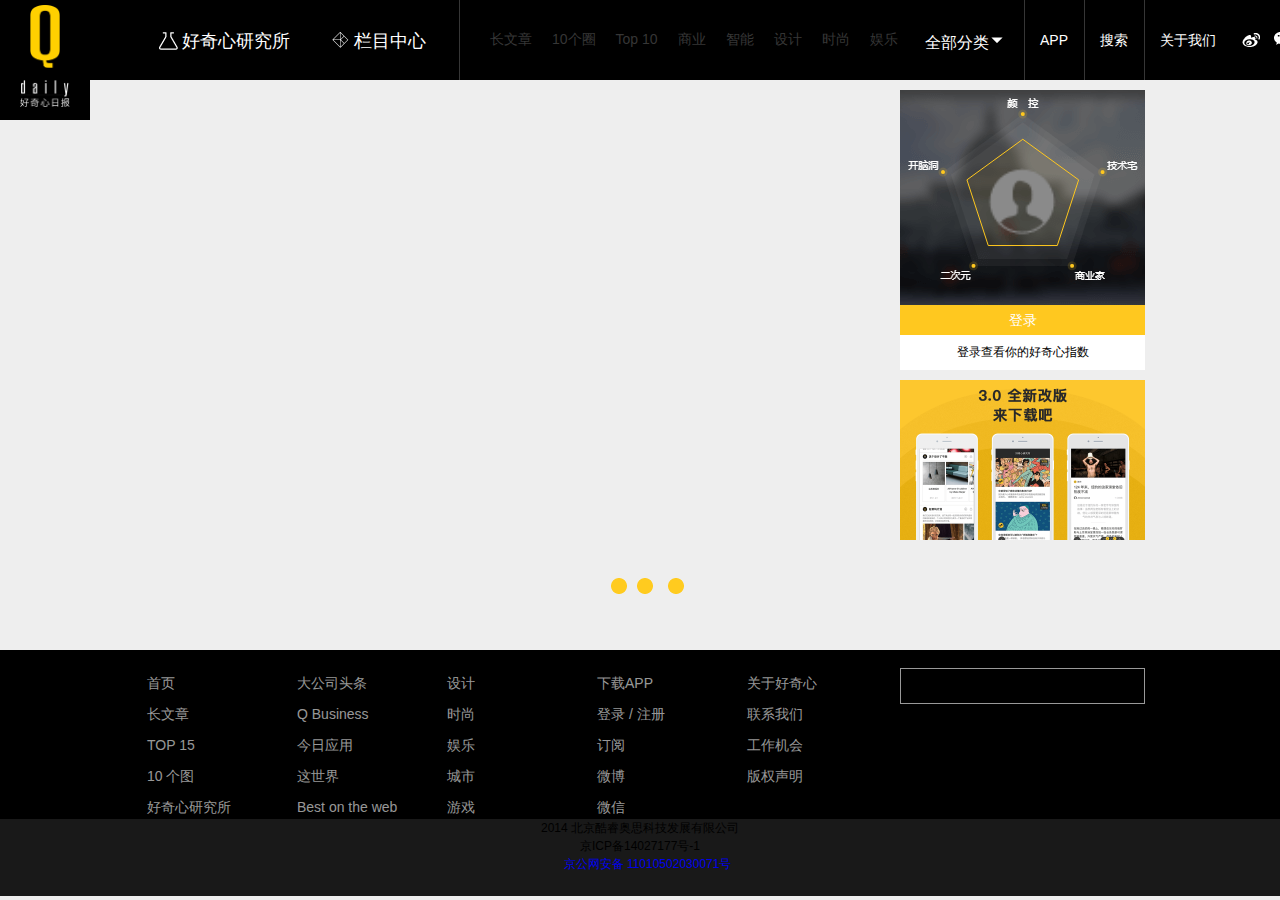
<file: index.html>
﻿<!DOCTYPE html>
<html lang="en">
<meta http-equiv="Content-Type" content="text/html; charset=utf-8" />
<head>
	<meta charset="UTF-8">
	<title>qdaily</title>
	<link rel="stylesheet" type="text/css" href="styles/index.css">
	<link rel="stylesheet" type="text/css" href="styles/reset.css">
	<script type="text/javascript" src="scripts/jquery.js"></script>
	<script type="text/javascript" src="scripts/index.js"></script>

</head>
<body>
<!-- 头部 -->
	<div id="header">
		<div class="headerContent">
		    <div class="section_left">
				<div class="logo">
					<a>
						<img src="images/qDailyLogo.png" alt="（暂时没有）logo" class="logo_img">
						<img src="images/qDailyLogoTxt.png" alt="（暂时没有）logoContent" class="logo_txt">
					</a>
				</div>
				<ul class="forumNav">
					<li>
						<a href="#nogo"><img src="images/head_logo_curiosity.png" class="logo_curiosity">
						<span>好奇心研究所</span>
						</a>
					</li>
					<li>
						<a href="#nogo">
							<img src="images/head_logo_menu.png" class="logo_menu">
							<span>栏目中心</span>
						</a>
					</li>
				</ul>
			</div>
			<div class="section_middle">
				<ul class="navList">
					<li> <a href="#nogo">长文章</a> </li>
					<li> <a href="#nogo">10个圈</a> </li>
					<li> <a href="#nogo">Top 10	</a> </li>
					<li> <a href="#nogo">商业</a> </li>
					<li> <a href="#nogo">智能</a> </li>
					<li> <a href="#nogo">设计</a> </li>
					<li> <a href="#nogo">时尚</a> </li>
					<li> <a href="#nogo">娱乐</a> </li>
				</ul>
				<div class="allNav">
					    <a href="#nogo" class="allNav_input">
					    	全部分类<img src="images/head_center_all_category.png" alt="（暂时没有）">
					    </a> 
				</div>
			</div>
			<div class="section_right">
				<div class="app">
					<a href="#nogo">APP</a>
				</div><!-- 因为要设置dispy为inline-block,  所以要在标签之间做个注释，不然会有空格影响布局
			 --><div class="search">
					<a href="#nogo">搜索</a>
				</div><!-- 同上
			 	 --><div class="aboutUs">
					<a href="#nogo" class="aboutUs_text">关于我们</a>
					<a href="#nogo" class="aboutUs_img">
						<img class="img_weibo" src="images/head_right_weibo.png" alt="（暂时没有）">
						<img class="img_weixin" src="images/head_right_weixin.png" alt="（暂时没有）">
					</a>
					<div class="QR_code">
						<a href="#nogo"><img src="images/公众号二维码.gif" alt="（暂时没有）二维码"></a>
					</div>
				</div>
						
			</div>
			<div class="allNav_list">
				<ul>
					<li><img src="images/head_category_list_design.png" alt="（暂时没有）"><a href="#nogo">长文章</a></li>
					<li><img src="images/head_category_list_design.png" alt="（暂时没有）"><a href="#nogo">10个圈</a></li>
					<li><img src="images/head_category_list_design.png" alt="（暂时没有）"><a href="#nogo">Top 10</a></li>
					<li><img src="images/head_category_list_design.png" alt="（暂时没有）"><a href="#nogo">商业</a></li>
					<li><img src="images/head_category_list_design.png" alt="（暂时没有）"><a href="#nogo">智能</a></li><br>	
					<li><img src="images/head_category_list_design.png" alt="（暂时没有）"><a href="#nogo">设计</a></li>
					<li><img src="images/head_category_list_design.png" alt="（暂时没有）"><a href="#nogo">时尚</a></li>
					<li><img src="images/head_category_list_design.png" alt="（暂时没有）"><a href="#nogo">娱乐</a></li>
					<li><img src="images/head_category_list_design.png" alt="（暂时没有）"><a href="#nogo">城市</a></li>
					<li><img src="images/head_category_list_design.png" alt="（暂时没有）"><a href="#nogo">游戏</a></li>
				</ul>
			</div>
		</div>	
	</div>
	<!-- 主体内容-->
	<div id="content">
		<!-- 滚动广告 -->
		<div class="imgRoll">
			<ul class="imgRoll_list">
			</ul>
			<ul class="num">
                
            </ul>
            <div class="btn btn_l">&lt;</div>
            <div class="btn btn_r">&gt;</div>
			<ul class="imgRoll_text">

			</ul>
			<div class="paginations">
				<div class="pagination active"></div>
				<div class="pagination"></div>
				<div class="pagination"></div>
				<div class="pagination"></div>
				<div class="pagination"></div>
			</div>
			<div class="clear">
			</div>
		</div>
		<!-- 登录界面及APP下载 -->
		<div class="register">
			<div class="register_img">
			 	<a href="#nogo">
					<!-- <img src="images/skill_chart.png" alt="（暂时没有）"> -->
					<img src="images/skill_chart.png" alt="（暂时没有）" class="register_chart">
					<img src="images/skill_chart_head_portrait.png" alt="（暂时没有）" class="register_portrait">
			 	</a>
			</div>
			<div class="register_text">
				<a href="#nogo">登录</a><br>
				<em>登录查看你的好奇心指数</em>
			</div>
			<div class="download_app">
				<a href="#nogo"><img src="images/download_app_prompt.png" alt="（暂时没有）"></a>
			</div>
		</div>
		<!-- 项目 -->
		<div class="item">
			 <div class="itemLear">
			</div>
		</div>

		
		<!-- 加载更多 -->
		<div class="com_loader large showmore">
			<div class="loading">
				<ul>
					<li><img src="images/ic_loading.png"></li>
					<li><img src="images/ic_loading.png"></li>
					<li><img src="images/ic_loading.png"></li>
				</ul>
			</div>
			<div class="loader_bd">
				<a rel="nofollow" href="#nogo" class="showmore_btn showtext ripple">加载更多</a>
				<div class="spinner">
					<div class="bounce1">
					</div>
					<div class="bounce2">
					</div>
					<div class="bounce3">
					</div>
				</div>
			</div>
		</div>
		<div class="clear">
		</div>
	</div> 
	<!-- 页尾 -->
	<div class="com_page_footer" >
		<div class="page_footer_bd">
			<ul class="categories" >
				<li class=" category"><a href="#nogo">首页</a></li>
				<li class=" category"><a href="#nogo">长文章</a></li>
				<li class=" category"><a href="#nogo">TOP 15</a></li>
				<li class=" category"><a href="#nogo">10 个图</a></li>
				<li class=" category"><a href="#nogo">好奇心研究所</a></li>
				<li class=" category"><a href="#nogo">100个有想法的人</a></li>
				<li class=" category"><a href="#nogo">Medium</a></li>
			</ul>
			<ul class="categories">
				<li class=" category"><a href="#nogo">大公司头条</a></li>
				<li class=" category"><a href="#nogo">Q Business</a></li>
				<li class=" category"><a href="#nogo">今日应用</a></li>
				<li class=" category"><a href="#nogoo">这世界</a></li>
				<li class=" category"><a href="#nogo">Best on the web</a></li>
				<li class=" category"><a href="#nogo">商业</a></li>
				<li class=" category"><a href="#nogo">智能</a></li></ul>
			<ul class="categories">
				<li class=" category"><a href="#nogo">设计</a></li>
				<li class=" category"><a href="#nogo">时尚</a></li>
				<li class=" category"><a href="#nogo">娱乐</a></li>
				<li class=" category"><a href="#nogo">城市</a></li>
				<li class=" category"><a href="#nogo">游戏</a></li>
			</ul>
			<ul class="ribbons">
				<li class=" ribbon"><a href="#nogo">下载APP</a></li>
				<li class=" ribbon"><a href="#nogo" class="user">登录 / 注册</a></li>
				<li class=" ribbon"><a href="#nogo">订阅</a></li>
				<li class=" ribbon"><a rel="nofollow" href="#nogo">微博</a></li>
				<li class=" ribbon"><a rel="nofollow" href="#nogo"class="weixin">微信</a></li>
				<li class=" ribbon"><a rel="nofollow" href="#nogo">用户协议</a></li>
				<li class=" ribbon"><a rel="nofollow" href="#nogo" class="btn_privacy">隐私政策</a></li>
				</ul>
			<ul class="ribbons">
				<li class=" ribbon"><a href="#nogo">关于好奇心</a></li>
				<li class=" ribbon"><a href="#nogo">联系我们</a></li>
				<li class=" ribbon"><a href="#nogo">工作机会</a></li>
				<li class=" ribbon"><a href="#nogo">版权声明</a></li>
			</ul>
			<form class="footer_search">
				<input type="text" name="key"> 
				<span class="iconfont icon_search"></span>
			</form>
		</div>
		<div class="page_footer_ft">
			<div class="copyright">
				<span class="iconfont icon_logo"></span>
				<p class="company">2014 北京酷睿奥思科技发展有限公司</p><p class="icp">京ICP备14027177号-1</p>
				<a rel="nofollow" target="_blank" href="javascript:void(0);>
					<img class=" lazyloaded"  src="http://www.beian.gov.cn/file/ghs.png">
					<p>京公网安备 11010502030071号</p>
				</a>
			</div>
		</div>
	</div>
	<div class="clear">
	</div>
</body>
</html>
</file>
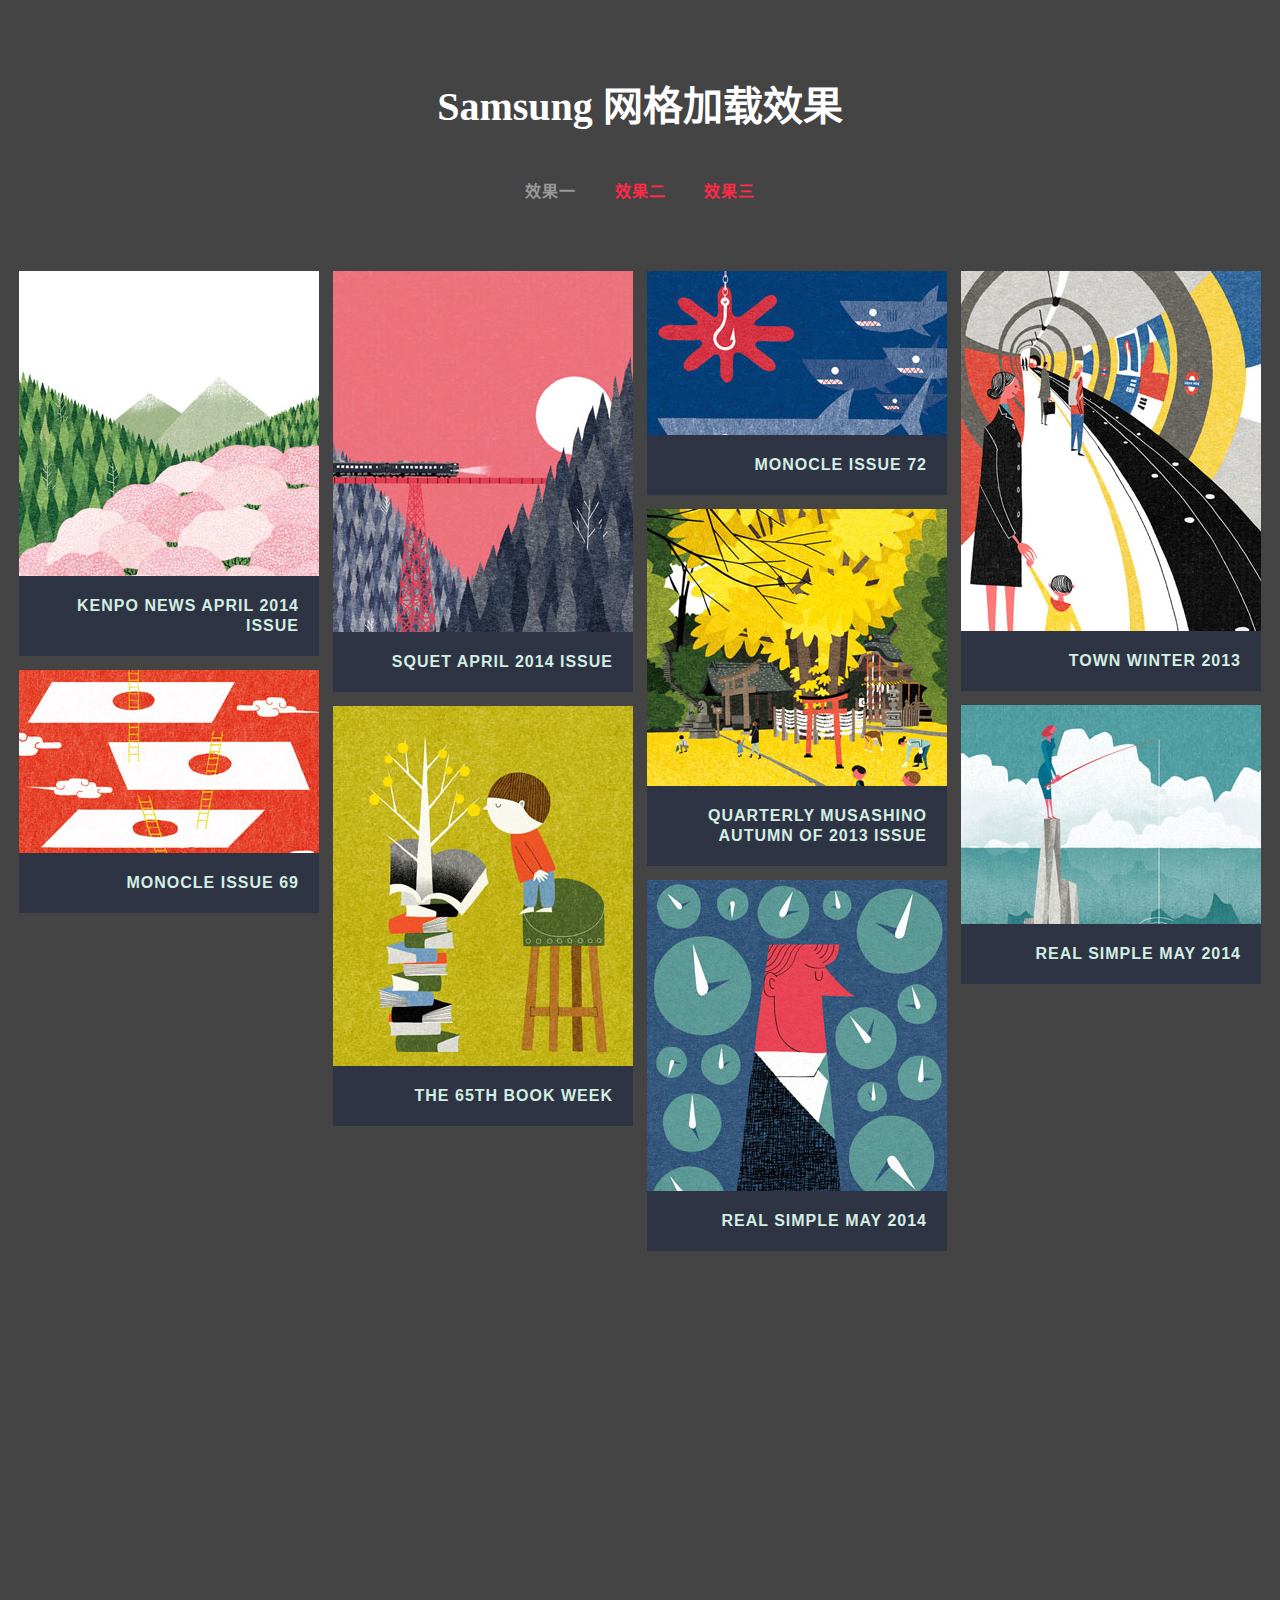
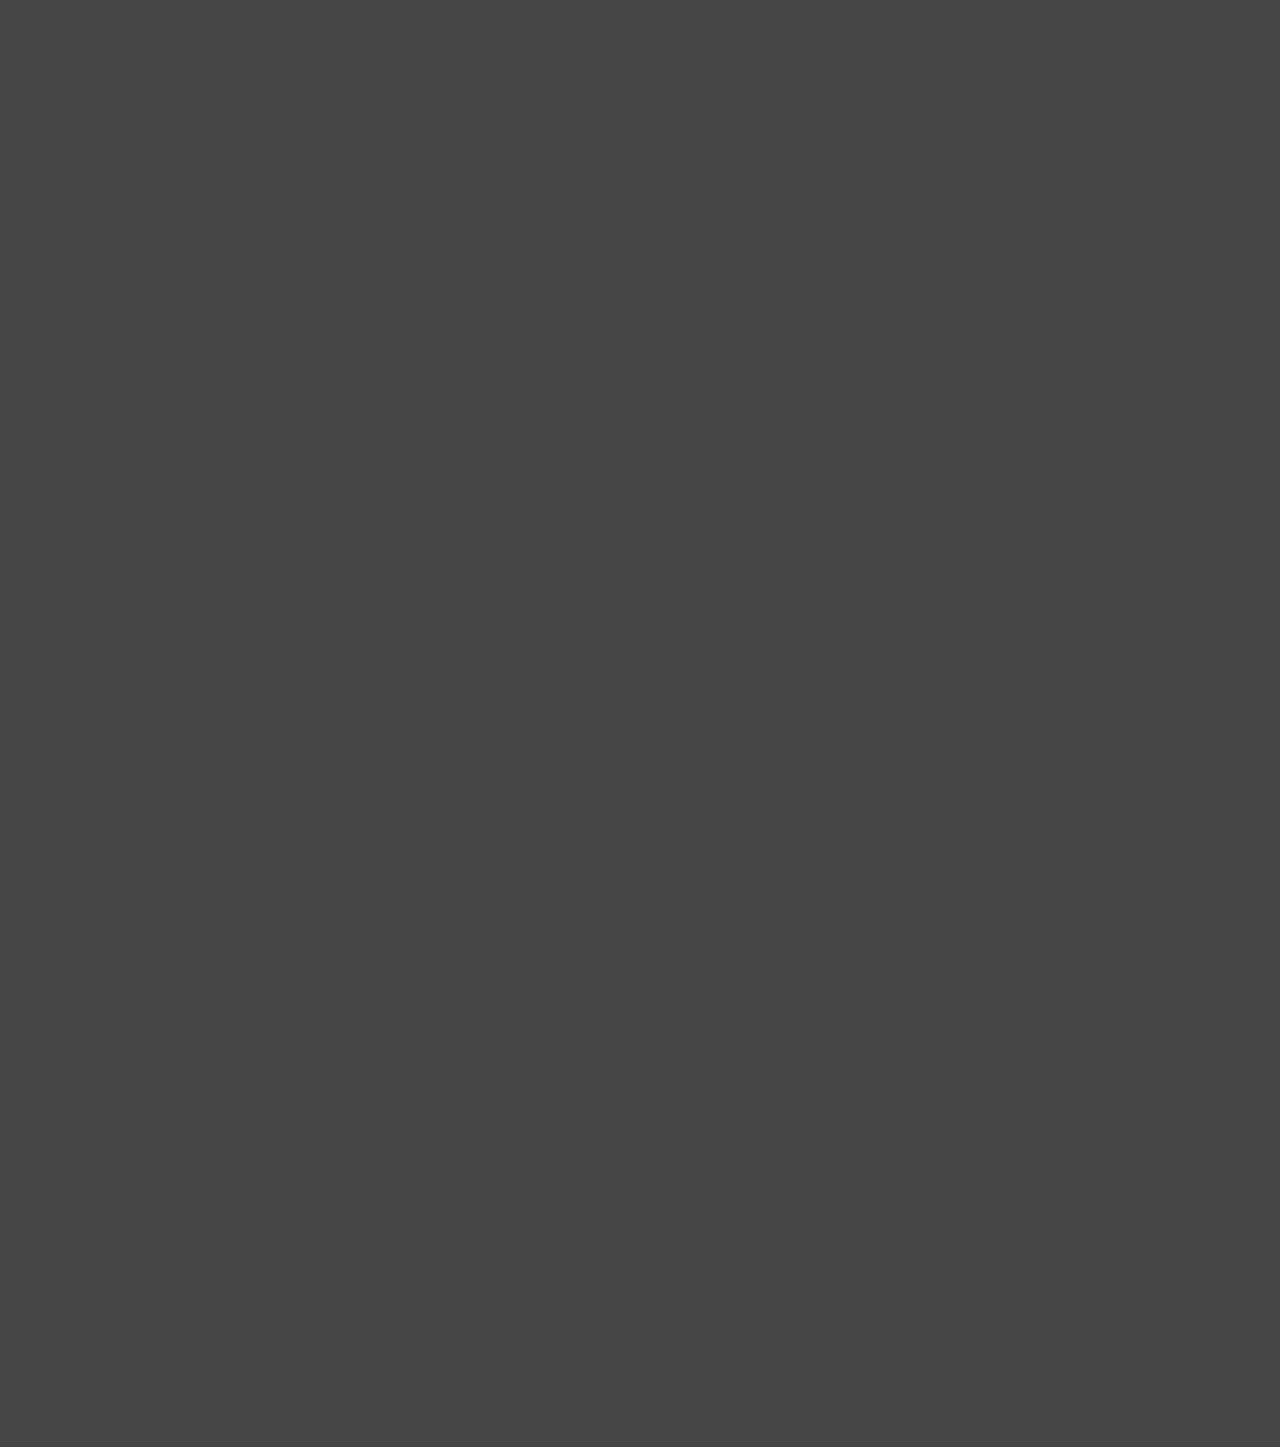
<file: 测试/Loading-141113213953/index.html>
<!DOCTYPE html>

<html lang="zh-cn">

	<head>

		<meta charset="UTF-8" />

		<meta http-equiv="X-UA-Compatible" content="IE=edge"> 

		<meta name="viewport" content="width=device-width, initial-scale=1"> 

		<title>Samsung 网格加载效果 | Demo 1</title>

		<meta name="description" content="Grid Loading and Hover Effect: Recreating Samsung's grid loading effect" />

		<meta name="keywords" content="grid loading, swipe, effect, slide, masonry, web design, tutorial" />

		<link rel="stylesheet" type="text/css" href="css/normalize.css" />

		<link rel="stylesheet" type="text/css" href="css/demo.css" />

		<link rel="stylesheet" type="text/css" href="css/component.css" />

		 

		<style>

		body {

			background: #444;

		}

		.codrops-demos a.current-demo {

			color: #999;

		}

		.codrops-header h1 {

			margin-top: 50px;

			font-family: 'Microsoft Yahei';

			color: #fff;

		}

		</style>

		<script src="js/modernizr.custom.js"></script>

	</head>

	<body>

		<div class="container">

			<header class="codrops-header">

				<h1>Samsung 网格加载效果</h1>	

				<nav class="codrops-demos">

					<a class="current-demo" href="index.html">效果一</a>

					<a href="index2.html">效果二</a>

					<a href="index3.html">效果三</a>

				</nav>

			</header>

			<section class="grid-wrap">

				<ul class="grid swipe-right" id="grid">

										<li><a href="#15944679/Kenpo-News-April-2014-issue"><img src="img/1.jpg" alt="img01"><h3>Kenpo News April 2014 issue</h3></a></li>

					<li><a href="#15758125/SQUET-April-2014-issue"><img src="img/2.jpg" alt="img02"><h3>SQUET April 2014 issue</h3></a></li>

					<li><a href="#15586227/MONOCLE-issue-72"><img src="img/3.jpg" alt="img03"><h3>MONOCLE issue 72</h3></a></li>

					<li><a href="#11880495/TOWN-Winter-2013"><img src="img/4.jpg" alt="img04"><h3>TOWN Winter 2013</h3></a></li>

					<li><a href="#11455333/Quarterly-Musashino-autumn-of-2013-issue"><img src="img/5.jpg" alt="img05"><h3>Quarterly Musashino autumn of 2013 issue</h3></a></li>

					<li><a href="#12866129/MONOCLE-issue-69"><img src="img/6.jpg" alt="img06"><h3>MONOCLE issue 69</h3></a></li>

					<li><a href="#16631085/Real-Simple-May-2014"><img src="img/7.jpg" alt="img07"><h3>Real Simple May 2014</h3></a></li>

					<li><a href="#11727343/The-65th-Book-Week"><img src="img/8.jpg" alt="img08"><h3>The 65th Book Week</h3></a></li>

					<li><a href="#16631085/Real-Simple-May-2014"><img src="img/9.jpg" alt="img09"><h3>Real Simple May 2014</h3></a></li>

					<li><a href="#15566747/Quarterly-Musashino-spring-of-2014-issue"><img src="img/10.jpg" alt="img10"><h3>Quarterly Musashino spring of 2014 issue</h3></a></li>

					<li><a href="#11134427/MAJESTY-express-vol-01"><img src="img/11.jpg" alt="img11"><h3>MAJESTY express vol. 01</h3></a></li>

					<li><a href="#13329103/Shitamachi-Rocket"><img src="img/12.jpg" alt="img12"><h3>Shitamachi Rocket</h3></a></li>

					<li><a href="#13285315/Quarterly-Musashino-winter-of-2013-issue"><img src="img/13.jpg" alt="img13"><h3>Quarterly Musashino winter of 2013 issue</h3></a></li>

					<li><a href="#16541811/MAINICHI-CHUUGOKUGO-May-2014"><img src="img/14.jpg" alt="img14"><h3>MAINICHI CHUUGOKUGO April 2014</h3></a></li>

					<li><a href="#15944679/Kenpo-News-April-2014-issue"><img src="img/1.jpg" alt="img01"><h3>Kenpo News April 2014 issue</h3></a></li>

					<li><a href="#15758125/SQUET-April-2014-issue"><img src="img/2.jpg" alt="img02"><h3>SQUET April 2014 issue</h3></a></li>

					<li><a href="#15586227/MONOCLE-issue-72"><img src="img/3.jpg" alt="img03"><h3>MONOCLE issue 72</h3></a></li>

					<li><a href="#11880495/TOWN-Winter-2013"><img src="img/4.jpg" alt="img04"><h3>TOWN Winter 2013</h3></a></li>

					<li><a href="#11455333/Quarterly-Musashino-autumn-of-2013-issue"><img src="img/5.jpg" alt="img05"><h3>Quarterly Musashino autumn of 2013 issue</h3></a></li>

					<li><a href="#12866129/MONOCLE-issue-69"><img src="img/6.jpg" alt="img06"><h3>MONOCLE issue 69</h3></a></li>

					<li><a href="#16631085/Real-Simple-May-2014"><img src="img/7.jpg" alt="img07"><h3>Real Simple May 2014</h3></a></li>

					<li><a href="#11727343/The-65th-Book-Week"><img src="img/8.jpg" alt="img08"><h3>The 65th Book Week</h3></a></li>

					<li><a href="#16631085/Real-Simple-May-2014"><img src="img/9.jpg" alt="img09"><h3>Real Simple May 2014</h3></a></li>

					<li><a href="#15566747/Quarterly-Musashino-spring-of-2014-issue"><img src="img/10.jpg" alt="img10"><h3>Quarterly Musashino spring of 2014 issue</h3></a></li>

					<li><a href="#11134427/MAJESTY-express-vol-01"><img src="img/11.jpg" alt="img11"><h3>MAJESTY express vol. 01</h3></a></li>

					<li><a href="#13329103/Shitamachi-Rocket"><img src="img/12.jpg" alt="img12"><h3>Shitamachi Rocket</h3></a></li>

					<li><a href="#13285315/Quarterly-Musashino-winter-of-2013-issue"><img src="img/13.jpg" alt="img13"><h3>Quarterly Musashino winter of 2013 issue</h3></a></li>

					<li><a href="#16541811/MAINICHI-CHUUGOKUGO-May-2014"><img src="img/14.jpg" alt="img14"><h3>MAINICHI CHUUGOKUGO April 2014</h3></a></li>

				</ul>

			</section>

		</div><!-- /container -->

		<div class="footer-banner" style="width:728px; margin:160px auto 100px"></div>

		<script src="js/masonry.pkgd.min.js"></script>

		<script src="js/imagesloaded.pkgd.min.js"></script>

		<script src="js/classie.js"></script>

		<script src="js/colorfinder-1.1.js"></script>

		<script src="js/gridScrollFx.js"></script>

		<script>

			new GridScrollFx( document.getElementById( 'grid' ), {

				viewportFactor : 0.4

			} );

		</script>

		<script src="http://www.jq22.com/jquery/1.8.3/jquery.min.js"></script>

		 

	</body>

</html>
</file>
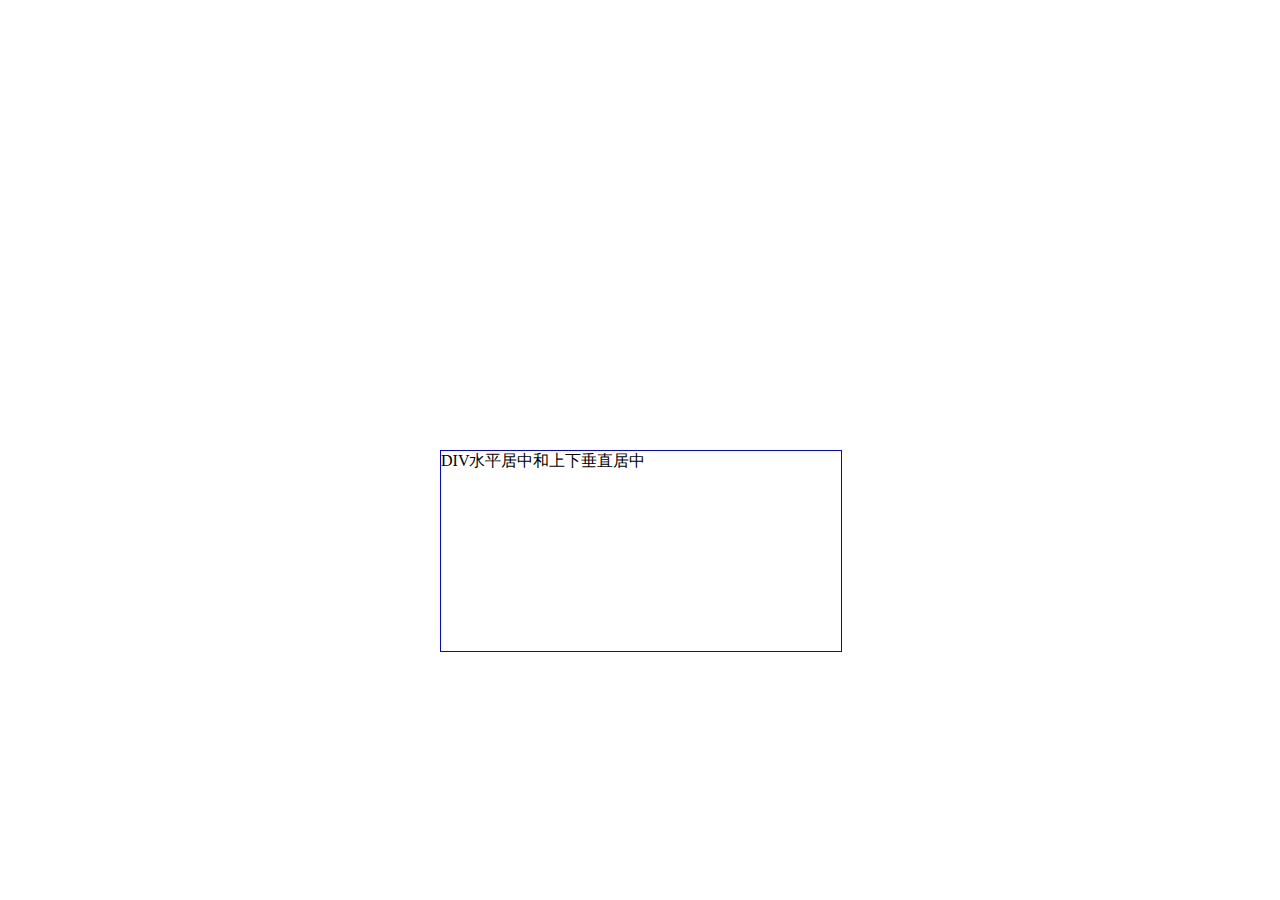
<file: 垂直居中.html>
<!DOCTYPE html> 
<html> 
<head> 
<meta charset="utf-8" /> 
<title>上下垂直居中 在线演示 DIVCSS5</title> 
<style> 
#main {position: absolute;width:400px;height:200px;left:50%;top:50%; 
margin-left:-200px;/* margin-top:-100px; */border:1px solid #00F} 
/*css注释：为了方便截图，对CSS代码进行换行*/ 
</style> 
<body> 
<div id="main">DIV水平居中和上下垂直居中</div> 
</body> 
</html>
</file>
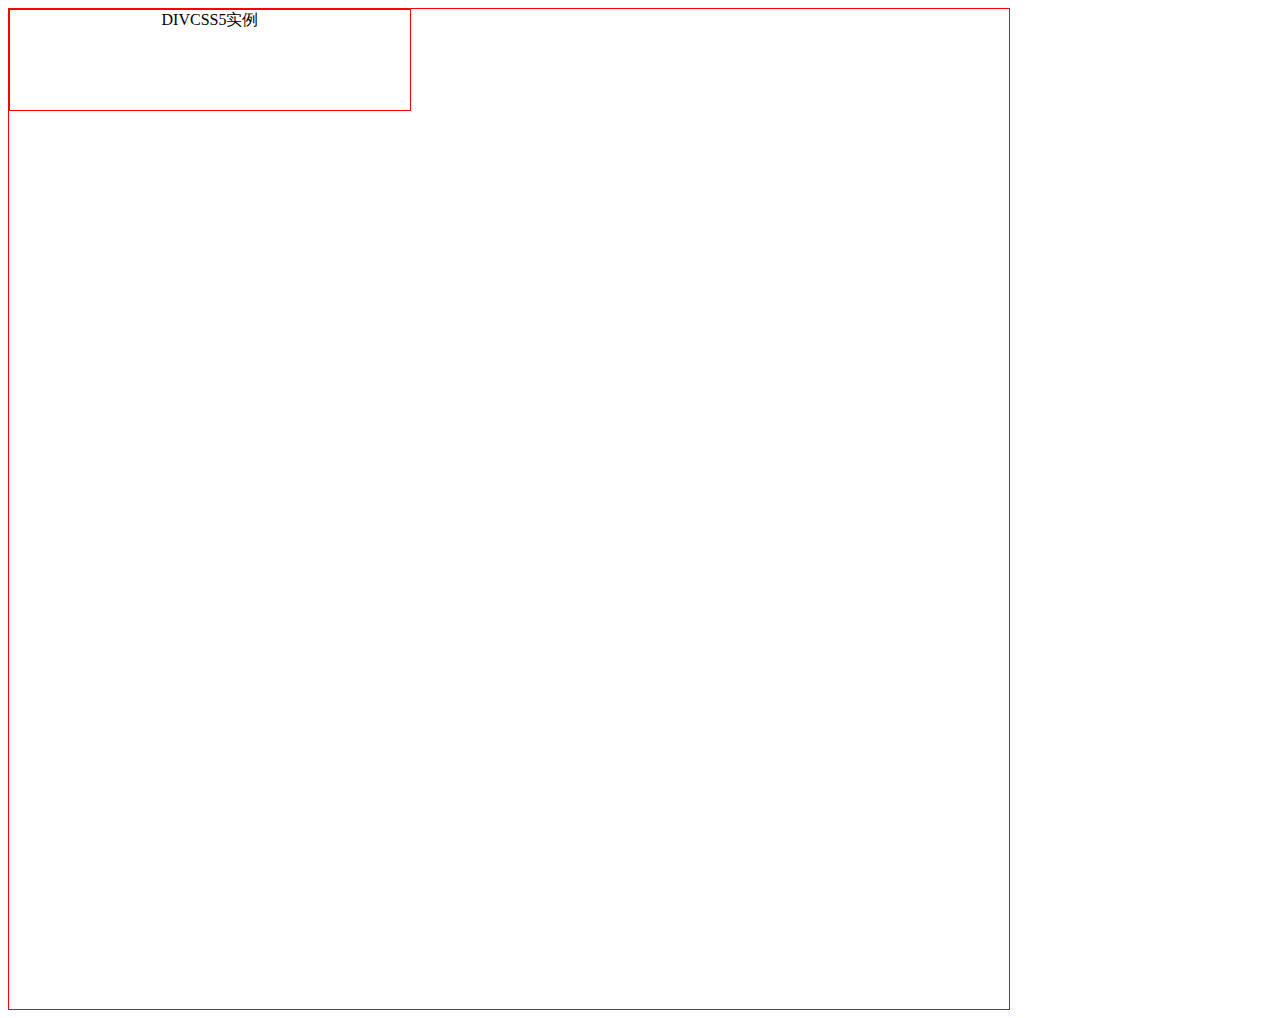
<file: 居中.html>
<!DOCTYPE html> 
<html> 
<head> 
<meta charset="utf-8" /> 
<title>div居中 在线演示 www.divcss5.com</title> 
<style> 
body{ display: block; vertical-align:50%; width:1000px; height:1000px; border:1px solid #F00} 
.div{ margin:auto 0; width:400px; height:100px; border:1px solid #F00 ;text-align:center;} 
/* css注释：为了观察效果设置宽度 边框 高度等样式 */ 
</style> 
</head> 
<body> 
<div class="div"> 
DIVCSS5实例 
</div> 
</body> 
</html>
</file>
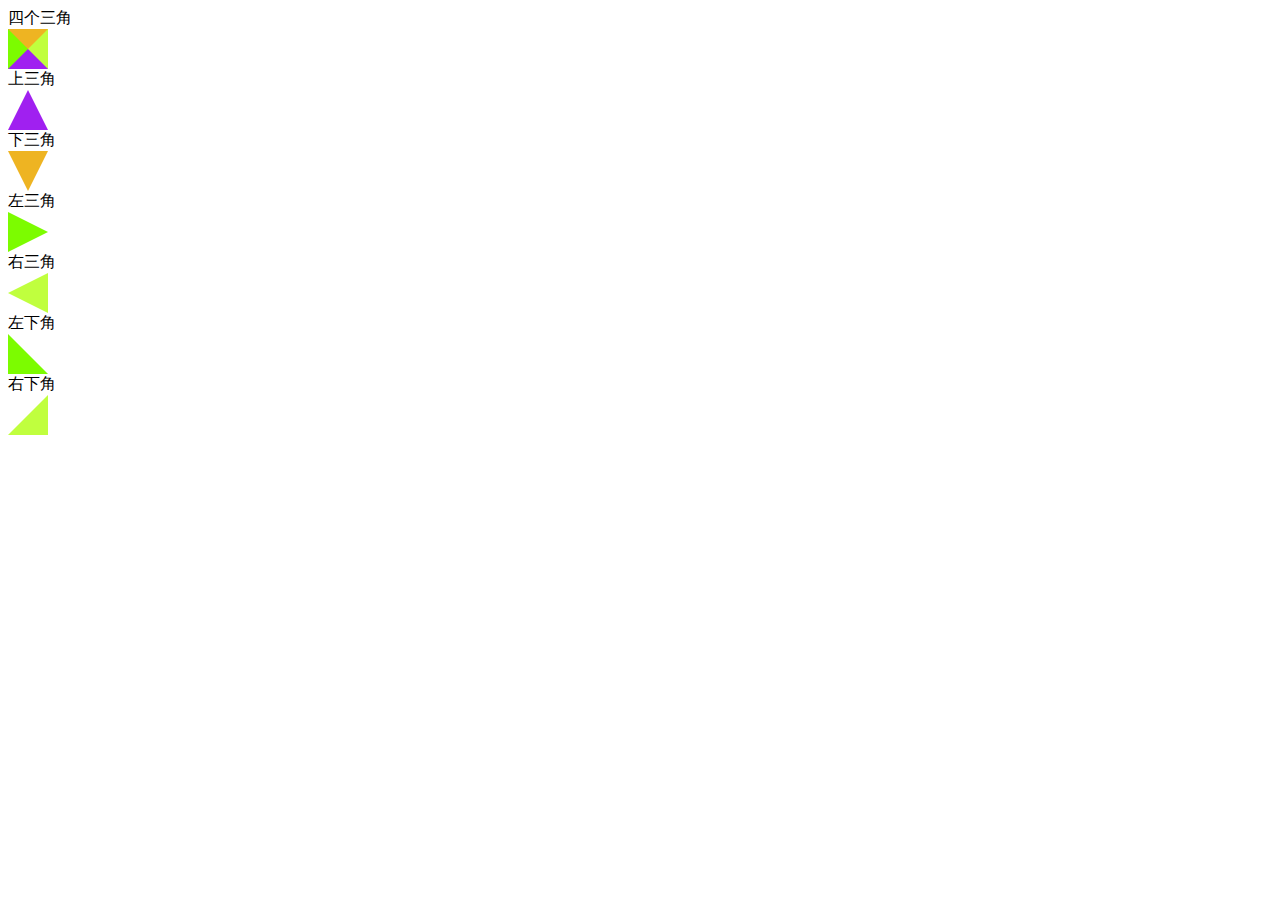
<file: 测试/demo.html>
<!DOCTYPE html>
<html lang="en">
<head>
	<meta charset="UTF-8">
	<title>demo</title>
<style>
.triangle {
    width: 0;
    height: 0;
    border-top: 20px solid #EEB422;
    border-right: 20px solid #C0FF3E;
    border-bottom: 20px solid #A020F0;
    border-left: 20px solid #7CFC00;
}
 
.triangle-up {
    width: 0;
    height: 0;
    border-right: 20px solid transparent;
    border-bottom: 40px solid #A020F0;
    border-left: 20px solid transparent;
}
 
.triangle-down {
    width: 0;
    height: 0;
    border-top: 40px solid #EEB422;
    border-right: 20px solid transparent;
    border-left: 20px solid transparent;
}
 
.triangle-left {
    width: 0;
    height: 0;
    border-top: 20px solid transparent;
    border-bottom: 20px solid transparent;
    border-left: 40px solid #7CFC00;
}
 
.triangle-right {
    width: 0;
    height: 0;
    border-top: 20px solid transparent;
    border-bottom: 20px solid transparent;
    border-right: 40px solid #C0FF3E;
}
 
.triangle-left-bottom {
    width: 0;
    height: 0;
    border-top: 40px solid transparent;
    border-left: 40px solid #7CFC00;
}
 
.triangle-right-bottom {
    width: 0;
    height: 0;
    border-top: 40px solid transparent;
    border-right: 40px solid #C0FF3E;
}
</style>

</head>
<body>
	<div class="row">
    <span>四个三角</span>
    <div class="triangle">
    </div>
</div>
<div class="row">
    <span>上三角</span>
    <div class="triangle-up">
    </div>
</div>
<div class="row">
    <span>下三角</span>
    <div class="triangle-down">
    </div>
</div>
<div class="row">
    <span>左三角</span>
    <div class="triangle-left">
    </div>
</div>
<div class="row">
    <span>右三角</span>
    <div class="triangle-right">
    </div>
</div>
<div class="row">
    <span>左下角</span>
    <div class="triangle-left-bottom">
    </div>
</div>
<div class="row">
    <span>右下角</span>
    <div class="triangle-right-bottom">
    </div>
</div>
</body>
</html>
</file>
<file: styles/index.css>
body{background-color: #eee}
/*头部样式*/
#header{
	height: 80px;
	width: 100%;
	min-width: 1399px;
	line-height: 100%;
	background-color: 	#000000;
	position: fixed;
	top: 0;
	left: 0;
	z-index: 1000;
}
#header .headerContent{
	position: relative;
    height: 100%;
    z-index: 100;
   
}
#header a:hover{
	color: #FFD700 !important;
}


/*头部左边*/
#header .section_left{
	box-sizing: border-box;
	width: 460px;
	height: 100%;
	float: left;
	border-right: 1px solid #363636;
	position: relative;
}
#header .logo{
	width: 90px;
	height: 120px;
	background-color: 	#000000;
	position: absolute;
	left: 0; 
}
#header .logo a:hover{
	color: 	#000000 !important;
}
#header .logo_img_small{
	display: inline-block;
    margin: 14px 0 0 30px;
    width: 14px;
    vertical-align: middle;
	transition: all 1s ease-in-out;	
}
#header .logo_txt_small{
	display: inline-block;
    margin: 14px 0 0 6px;
    width: 50px;
    vertical-align: middle;
}
#header .logo_img{
	width: 30px;
	padding: 5px 30px 0 30px;
	transform: scale(1);
	transition: all 1s ease-in-out;	
}
#header .logo_txt{
	width: 50px;
	padding:10px 20px;
}
#header .forumNav{
	background-color: #000000;
	height: 100%;
	width: 340px;
	position: absolute;
	right: 0; 
}
#header .forumNav li{
	position: relative;
	margin: -11px 0 0 40px;
	float: left;
	height: 22px;
	text-align: center;
	line-height: 22px;
  	top: 50%;
}
#header .forumNav li a{
	height: 20px;
	display: block;
	text-decoration: none;
}
#header .forumNav li span{
	font-size: 18px;
	height: 20px;
	color: #fff;
	vertical-align: middle;
}
#header .forumNav li span:hover{
	color: #FFD700;
}
#header .forumNav li a img{
    vertical-align: middle;
}


/*头部中间*/
#header .section_middle{
	background-color: #000000;
	height: 100%;
	width: 564px; 
	float: left;
	border-right: 1px solid #363636;
	position: relative;
}
#header .navList a{
	color: #363636;
	float: left;
	font-size: 14px;
	font-family: Helvetica,Tahoma,Arial sans-serif;
	margin: 0px 20px 0px 0;
	text-decoration: none;
	
}
#header .navList{
	width: 460px;
	height: 16px;
	float: left;
	position: absolute;
	top: 50%;
	margin-top: -8px;

}
#header .allNav{
	width: 99px;	
	height: 17px;
	line-height: 17px;	
	position: absolute;
	right: 0;
  	top: 50%;
  	margin-top: -8px;
	background-color: #000;
}

/*这是测试sourcetree*/
#header .navList li:nth-of-type(1){
	margin-left: 30px;
}
#header .section_middle a{
	line-height: 100%;
}
#header .allNav_input{
	color: #fff;
	font-size: 16px;
    font-family: Helvetica,Tahoma,Arial sans-serif;
    text-decoration: none;
/
}

/*头部右边*/
#header .section_right{
	background-color: #000000;
	height: 100%;
	width: 324px;
	float: left;
}
#header .section_right div.app,div.search{

  	display:  inline-block;
  	box-sizing: border-box;
	width: 60px;
	height: 100%;
	border-right: 1px solid #363636;

}
#header .section_right div.aboutUs{
	display:  inline-block;
	width: 204px;
	height: 100%;
	position: relative;
	

}
#header .section_right .aboutUs_img{
	text-decoration: none;
}
#header .section_right .aboutUs_text{
	text-decoration: none;
}
#header .section_right .aboutUs_img{
	display: block;
	position: absolute;
	top: 50%;
	left: 96px;
	margin-top: -10px;
}
#header .section_right div.app a, div.search a,.aboutUs_text{
	display: block;
	font-size: 14px;
	font-family: Helvetica,Tahoma,Arial sans-serif;
	color: white;
	text-decoration: none;
	position: absolute;
	top: 50%;
	margin: -6px 0 0 15px;
}

#header .section_right .aboutUs_img img{
	padding-right: 10px;
}
#header .section_right .QR_code {
	 display: none;
}
#header .section_right .QR_code a{
	position: absolute;
	top: 100%;
	right: 0;
	padding:10px;
	background-color: #ffc71f;
	z-index: 1000;
}

/*全Nva列表*/
#header .allNav_list{
	width: 100%;
	height: 80px;
	position: absolute;
	top: 100%	;
	left: 0px;
	height: 80px;
	background-color: #000;
	width: 100%;
	z-index: 100;
	display: none;
}
#header .allNav_list ul{
	width: 960px;
	height: 80px;
	margin: 0 183px;
	padding: 0 20px;
}
#header .allNav_list ul li {	
	float: left;
	width: 60px;
	margin: 8px 66px;
	position: relative;
	display:  table;
}
#header .allNav_list ul li img{
	position: absolute;
	top: -4px;
	left: -20px;
}
#header .allNav_list ul li a{
	color: white;
	font-family: Helvetica,Tahoma,Arial sans-serif;
	text-decoration: none;
	font-size: 16px;
}


/*主体内容样式*/
.clear,.itemLear{
	clear: both;
}
#content{

	position: relative;
	top: 90px;
	margin: 0 auto;
	width: 1030px;
	height: 100%;
	box-sizing: border-box;
	padding-left: 10px;
}

/*滚动新闻*/
#content .imgRoll{
	display: block;
	width: 755px;
	height: 450px;
	float: left; 
	margin: 0 10px 0 0;	
	position: relative;
	overflow: hidden;
}
#content .imgRoll_list{
	width: 7550px;
	position: absolute;
	top: 0;
	left: 0;
}
#content .imgRoll .imgRoll_list img{
	width: 755px;
	height: 450px;
}
.imgRoll .imgRoll_list li{
	float:left;
	position: relative;
}
#content .imgRoll .num {
	 position:absolute; 
	 width:100%; 
	 bottom:10px; 
	 text-align:center; 
	 font-size:0px;
}
.imgRoll .num li { 
	width:10px;
	height:10px; background-color:#888;
	border-radius:50%;
	display:inline-block; 
	margin:0px 3px;
	cursor:pointer;
}
#content .imgRoll .num li.on {
	background-color: #ff6a00;
}

.imgRoll .btn {
	width: 30px;
	height: 50px;
	background-color: #808080;
	opacity: 0.5; filter:alpha(opacity:0.5); 
	position:absolute;top:50%; 
	margin-top:-25px;
	cursor:pointer;
	text-align:center;
	line-height:50px;
	font-size:40px;
	color:#fff;
	font-family:"宋体";
	display:none;
}
.imgRoll .btn_l { 
	left:0px;
}
.imgRoll .btn_r { 
	right:0px;
}
.imgRoll:hover .btn {
	display:block;
}

.imgRoll_text{
	width: 731px;
	height: 120px;
	padding: 0 12px 12px;
	position: absolute;
	left: 0;
	top: 290px;
}

.imgRoll_text li.current{
	display: block;
}
.imgRoll_text>span{
	box-sizing: border-box;
	height: 20px;
    background-color: #000;
    color: #ffc81f;
    font-size: 12px;
    line-height: 22px;
    padding: 4px 5px;
}
.imgRoll_text h3{
	margin-top: 10px;: 
}
#content .imgRoll .imgRoll_text h3>span{
	height: 36px;
	line-height: 40px;
	font-size: 30px;
	color: #fff;
	background-color: #000;
	margin-bottom: 10px;
	padding: 0 5px;
}


/*项目新闻*/
#content .item{
	width: 100%;
}
 #content .item a{
	text-decoration: none;		
}
#content .item_img{
	width: 245px;
	height: 185px;
	overflow: hidden;
}
#content .item_img>img,.item_large_img>img,.item_join_img>img{
	transform: scale(1);
	transition: all 1s;
}
#content .item_img>img:hover,.item_large_img>img:hover,.item_join_img>img:hover{
	transform: scale(1.05);
	transition: all 1s ease-in-out;
}
#content .item_img span{
	position: absolute;
	top: 11px;
	left: 11px;
	color: white;
	background: url("../images/head_category_list_design.png") no-repeat scroll left center;
	padding-left: 20px;
	line-height: 18px;
	font-size: 12px;
	vertical-align: middle;
}
#content .item_img span img{
}
#content .item_text{
	width: 225px;
	height: 45px;
	padding: 10px 10px 0 10px;
	font-size: 16px;
	font-family: Arial,Helvetica,Tahoma,Arial sans-serif;
	line-height: 1.5;
	color: #0f1419;
}
#content .item_data{
	width: 245px;
	height: 40px;
}
#content .item_data>span{
	float: left;
	color: #666;
	font-size: 12px;
	margin: 11px 0 11px 10px;
}
#content .item_data_ribbon{
	float: right;
	color: #d1d1d1;
	font-size: 12px;
	margin: 9px 5px;
}
#content .item_data_ribbon span:first-child{
	background: url("../images/comment.png") no-repeat scroll left center;
	padding-left: 20px;
	margin-right: 10px;

	background-size: 14px 14px;
}
#content .item_data_ribbon span:last-child{
	background: url("../images/praise.png") no-repeat scroll left center;
	padding-left: 20px;
	margin-right: 10px;
	/*line-height: 14px; */
	background-size: 14px 14px;
}


/*large*/
#content .item .item_content_large{
	width: 500px;
	height: 280px;
	float: left;
	margin: 10px 10px 0 0;
	background-color: white;
	position: relative;
}
#content .item .item_content_large a>div{
	width: 500px;
}
#content .item .item_content_large .item_large_text{
	width: 480px;	
	margin: 5px 10px;
}
#content .item_large_text h3 span{
	font-size: 20px;
    overflow: hidden;
    font-weight: 400;
    padding: 0 5px;
    background-color: #000;
    color: #fff;

}
#content .item .item_large_data{
	position: absolute;
	bottom: 0;
} 
#content .item_large_img {
	overflow: hidden;
	height: 185px;
}
#content .item_large_img span{
	position: absolute;
	top: 11px;
	left: 11px;
	color: white;
	background: url("../images/head_category_list_design.png") no-repeat scroll left center;
	padding-left: 20px;
}


/* 动态Item样式 */
.item_container{
	margin-top: 10px;
}
.item_container ul li{
	float: left;
	margin-top: 10px;
}
.item_margin_right{
	margin-right: 10px;
}
.item_normal{
	width: 245px;
	height: 280px;
	background-color: #fff;
	position: relative;
}
.item_normal img{
	width: 245px;
	height: 190px;
}
.item_normal_txt{
	margin-top: 10px;
	padding-left: 10px;
	padding-right: 10px;
	color: #0f1419;
}
.item_normal_category{
	position: absolute;
	left: 10px;
	top: 10px;
	font-size: 14px;
	color: #fff;
}
.item_time_comment_praise{
	width: 225px;
	color: #666;
	bottom: 0px;
	position: absolute;
	margin-bottom: 5px;
	padding-left: 10px;
	padding-right: 10px;
}
.item_normal_praise{
	float: right;
	color: #d1d1d1;
}
.item_normal_praise span:first-child{
	margin-right: 20px;
	background: url("../images/comment.png") no-repeat scroll left center;
	padding-left: 25px;

}
.item_normal_praise span:last-child{
	background: url("../images/praise.png") no-repeat scroll left center;
	padding-left: 25px;	
}
.item_large{
	width: 500px;
}

.item_large img{
	width: 500px;
}
.item_large_time_comment_praise{
	width: 480px;
}

.item_max, .item_max img{
	width: 670px;
	height: 320px;
}

.item_max{
	position: relative;
}
.item_max_bottom{
	width: 650px;
	height: 70px;
	background-color: #000;
	opacity: 0.5;
	padding-left: 20px;
	padding-top: 10px;	
	position: absolute;
	bottom: -80px;
}
.item_max_bottom p:first-child{
	color: #fff;
	font-size: 18px;
}
.item_max_bottom p:last-child{
	color: #eee;
	margin-top: 5px;
	font-size: 16px;
}
.item_max_small, .item_max_small img{
	width: 330px;
	height: 320px;
}
.item_max_small{
	clear: both;
}

/*加载更多*/
.com_loader {
    height: 100px;
    width: 1030px;
    text-align: center;
    line-height: 100px;
    position: absolute;
}
.com_loader .loader_Txt {
	display: none;
}
.com_loader .loader_Txt {
    font-size: 18px;
    background-color: #FFD700;
    display: inline-block;
    color: #bbb;
    vertical-align: middle;
    font-size: 14px;
    line-height: 40px;
}
.notext{
	display: none;
}
.com_loader.showmore .loader_Txt .showtext {
    display: inline-block;

}
.com_loader .loader_Txt .showtext {
    display: none;
    padding: 15px 50px;
    color: #fff;
    font-size: 18px;
    line-height: 18px;
   	text-decoration: none;
}
/*动态添加item的loading样式*/
.loading{	
	height: 100px;
    width: 1030px;
    line-height: 100px; 
  /* 	display: none;*/
}
.loading ul{
	display: inline-block;
	text-align: center;}
.loading li{
	float: left;
	list-style: none;
	width: 26px;
}


.loading li:first-child img{
	animation:mymove infinite;
	animation-duration: 0.6s;
	animation-delay:0.2s;    
	margin-right: 10px;
	animation-direction:alternate;
}

.loading li:nth-child(2) img{
	animation:mymove infinite;
	animation-duration: 0.6s;
	animation-delay:0.4s; 
	animation-direction:alternate;   
	margin-right: 10px;   
}

.loading li:last-child img{
	animation:mymove infinite;
	animation-direction:alternate;
	animation-delay:0.6s;
	animation-duration: 0.6s;       
}
@keyframes mymove
{
from {transform:scale(0,0); }
to {transform:scale(0.8,0.8); }
}

/*页脚样式*/
.com_page_footer {
    position: relative;
    background-color: #000;
    top: 200px;
    box-sizing: border-box;
}
.page_footer_bd{
	margin: 0 auto;
    padding: 18px 0;
    width: 1010px;
    height: 210px;
}
.page_footer_bd>ul{
    float: left;
    padding-left: 12px;
    box-sizing: border-box;
    width: 150px;
    line-height: 30px;
}
.com_page_footer .page_footer_bd>ul>li>a{
    height: 30px;
    color: hsla(0,0%,100%,.6);
    line-height: 30px;
    font-size: 14px;
}
.footer_search{
	position: relative;
    float: right;
    width: 245px;
    height: 36px;
}
.com_page_footer .page_footer_bd .footer_search input {
    padding: 7px 10px;
    width: 100%;
    height: 100%;
    border: 1px solid #999;
    background-color: #000;
    color: #fff;
    color: hsla(0,0%,100%,.6);
    box-sizing: border-box; 
}
.page_footer_ft{
    background-color: #191919;
    text-align: center;
    position: absolute;
    bottom: 0;
    height: 77px;
    width: 100%;
}
.com_page_footer .page_footer_bd .search .icon_search {
    position: absolute;
    top: 7px;
    right: 10px;
    width: 22px;
    height: 22px;
    color: #fff;
    font-size: 22px;
    line-height: 22px;
}

/*搜索图标*/
					

}*/
.iconfont {
    font-style: normal;
    font-family: iconfont!important;
    -webkit-font-smoothing: antialiased;
    -webkit-text-stroke-width: .2px;

}
.copyright>a{
	display:inline-block;
	text-decoration:none;
	margin-left:10px;
}
.copyright>a>img{
	float:left;
	height:16px;
	margin-top:2px;
	float:left;
}
.copyright>a>p{
	margin:0 0 0 5px;
}


/*同用样式*/
#content .item .item_content{
	width: 245px;
	height: 280px;
	float: left;
	margin: 10px 10px 0 0;
	position: relative;
	background-color: white;
	float: left;
	visibility: visible;
}



/*跳转到的网页样式*/
#content .register,.item_sidebar{
	width: 245px;
	height: 450px;
	float: left;
}
#content .register_img,.item_sidebar .register_img{
	width: 245px;
	height: 215px;
	background-image: url(../images/skill_chart_bg.png);
	position: relative;
}

#content .register_chart,.item_sidebar .register_chart{
	width: 230px;
	height: 210px;
	position: absolute;
	top: 2.5px;
	left: 7.5px;
*vertical-align: middle;*/
}
#content .register_portrait,.item_sidebar .register_portrait{
	width: 70px;
	height: 70px;
	position: absolute;
	top: 78px;
	left: 87px;
}
#content .register_text a,.item_sidebar .register_text a{
	width: 245px;
	height: 30px;
	text-decoration: none;
	display: inline-block;
	background-color: #ffc81f;
	font-size: 14px;
	color: white;
	line-height: 30px;
	text-align: center;
}
#content .register_text em,.item_sidebar .register_text em{
	width: 245px;
	height: 35px;
	display: inline-block;
	line-height: 35px;
	text-align: center;
	background-color: white;
}
#content .download_app{
	width: 245px;
	height: 160px;
	margin: 10px 0 0 0; 
	float: left;
}
#content .download_app a img{
	width: 245px;
	height: 160px;
}










/*焦点小组和想法*/
#content .item div.item_join{
	width: 1010px;
	height: 320px;
	margin-top: 10px;
	float: left;
	position: relative;
	z-index: 1;

}
.item_join .item_join_img{
	width: 670px;
	height: 320px;
	overflow: hidden;
	margin-right: 10px;
	float: left;
}
#content .item div.item_join .item_join_img img{
	width: 670px;
	height: 320px;
	
}
#content .item .item_join_left img{
	width: 60px;
	height: 60px;

}
#content .item .item_join_left{
	width: 60px;
	height: 60px;
	position: absolute;
	top: 15px;
	left: 25px;
	z-index: 100;
}
.item_join_right{
	position: absolute;
    top: 0;
    right: 355px;
    z-index: 1;
    width: 86px;
    height: 106px;
    background-color: #000;
    background-color: rgba(0,0,0,.6);
    text-align: center;
    display: flex;
    flex-direction: column;
}
.item_join_right span{
	margin-top: 12px;
	color: #ffc81f;
	font-weight: 700;
	font-size: 20px;
}
.item_join_right span:first-child{
	border: 2px solid #ffc81f;
	margin: 15px 10px 0 10px;
}
#content .item .item_join_bottom{
	width: 670px;
	height: 80px;
	background-color: rgba(0, 0, 0, 0.5);
	position: absolute;
	top: 240px;
	left: 0;
}
#content .item .item_join_bottom h3{
	color: #fff;
    font-weight: 400;
    font-size: 20px;
    line-height: 24px;
    margin: 0 10px;
}
#content .item .item_join_bottom p{
	margin: 8px 10px;
    color: #ccc;
    font-size: 14px;
    line-height: 22px;
}
#content .item div.item_join_after{
	width: 330px;
	height: 320px;
	float: left;
	display: block;
}
#content .item_join_after_img img{
	width: 330px;
	height: 320px;

}
</file>
<file: 测试/Loading-141113213953/css/demo.css>
@font-face {
	font-weight: normal;
	font-style: normal;
	font-family: 'codropsicons';
	src:url('../fonts/codropsicons/codropsicons.eot');
	src:url('../fonts/codropsicons/codropsicons.eot?#iefix') format('embedded-opentype'),
		url('../fonts/codropsicons/codropsicons.woff') format('woff'),
		url('../fonts/codropsicons/codropsicons.ttf') format('truetype'),
		url('../fonts/codropsicons/codropsicons.svg#codropsicons') format('svg');
}

*, *:after, *:before { -webkit-box-sizing: border-box; -moz-box-sizing: border-box; box-sizing: border-box; }
.clearfix:before, .clearfix:after { content: ''; display: table; }
.clearfix:after { clear: both; }

body {
	background: #D3EEE2;
	color: #2E3444;
	font-size: 100%;
	line-height: 1.25;
	font-family: 'Lato', sans-serif;
	font-weight: 300;
}

a {
	color: #FF2A48;
	text-decoration: none;
	outline: none;
}

a:hover, a:focus {
	color: #2E3444;
}

.codrops-header {
	margin: 0 auto;
	padding: 2em;
	text-align: center;
}

.codrops-header h1 {
	margin: 0;
	font-size: 2.5em;
	font-weight: 900;
}

.codrops-header h1 span {
	display: block;
	padding: 0.2em 0 0.6em 0.1em;
	font-size: 0.6em;
	font-weight: 300;
}

/* Demo links */
.codrops-demos {
	padding-top: 50px;
}

.codrops-demos a {
	text-transform: uppercase;
	letter-spacing: 1px;
	margin: 15px;
	padding: 5px 2px;
	font-weight: 900;
}

.codrops-demos a.current-demo {
	color: #2E3444;
}

/* To Navigation Style */
.codrops-top {
	width: 100%;
	text-transform: uppercase;
	font-weight: 800;
	font-style: normal;
	font-size: 0.69em;
	line-height: 2.2;
}

.codrops-top a {
	display: inline-block;
	padding: 0 1em;
	text-decoration: none;
	letter-spacing: 1px;
}

.codrops-top span.right {
	float: right;
}

.codrops-top span.right a {
	display: block;
	float: left;
}

.codrops-icon:before {
	margin: 0 4px;
	text-transform: none;
	font-weight: normal;
	font-style: normal;
	font-variant: normal;
	font-family: 'codropsicons';
	line-height: 1;
	speak: none;
	-webkit-font-smoothing: antialiased;
}

.codrops-icon-drop:before {
	content: "\e001";
}

.codrops-icon-prev:before {
	content: "\e004";
}

section {
	padding: 1em;
	text-align: center;
}

.related {
	padding: 15em 0 3em;
	clear: both;
}

.related p {
	font-size: 1.5em;
}

.related > a {
	border: 1px solid #2E3444;
	display: inline-block;
	text-align: center;
	margin: 20px 10px;
	padding: 25px;
	color: #2E3444;
}

.related a:hover {
	border-color: #FF2A48;
	color: #FF2A48;
}

.related a img {
	max-width: 100%;
	opacity: 0.8;
}

.related a:hover img,
.related a:active img {
	opacity: 1;
}

.related a h3 {
	margin: 0;
	padding: 0.5em 0 0.3em;
	max-width: 300px;
	text-align: left;
}

@media screen and (max-width: 25em) {

	.codrops-icon span {
		display: none;
	}

}
</file>
<file: 测试/Loading-141113213953/css/component.css>
.grid-wrap {
	clear: both;
	margin: 0 auto;
	padding: 0;
	max-width: 1260px;
}

.grid {
	margin: 30px auto;
	padding: 0;
	list-style: none;
	min-height: 500px;
}

.js .grid {
	background: url(../img/loading.gif) no-repeat 50% 100px;
}

.js .grid.loaded {
	background: none;
}

.grid li {
	display: inline-block;
	overflow: hidden;
	width: 314px;
	text-align: left;
	vertical-align: top;
}

.js .grid li {
	display: none;
	float: left;
}

.js .grid.loaded li {
	display: block;
}

/* Title box */
.title-box h2 {
	display: block;
	margin: 7px;
	padding: 20px;
	background: #2E3444;
	color: #D3EEE2;
	text-transform: uppercase;
	letter-spacing: 1px;
	font-weight: 300;
}

.title-box h2 a {
	display: block;
	font-weight: 900;
}

.title-box h2 a:hover {
	color: #D3EEE2;
}

/* Anchor and image */
.grid li > a,
.grid li img {
	display: block;
	outline: none;
	border: none;
}

.grid li > a {
	position: relative;
	overflow: hidden;
	margin: 7px;
}

/* Curtain element */
.grid .curtain {
	position: absolute;
	top: 0;
	left: 0;
	z-index: 100;
	width: 100%;
	height: 100%;
	background: #96cdc8;
}

.grid.swipe-right .curtain {
	-webkit-transform: translate3d(-100%,0,0);
	transform: translate3d(-100%,0,0);
}

.grid.swipe-down .curtain {
	-webkit-transform: translate3d(0,-100%,0);
	transform: translate3d(0,-100%,0);
}

.grid.swipe-rotate .curtain {
	width: 200%;
	height: 200%;
	-webkit-transform: rotate3d(0,0,1,90deg);
	transform: rotate3d(0,0,1,90deg);
	-webkit-transform-origin: top left;
	transform-origin: top left;
}

/* Shadow */
.grid .curtain::after {
	position: absolute;
	top: 0;
	left: 0;
	width: 100%;
	height: 100%;
	background: rgba(0,0,0,1);
	content: '';
}

.grid.swipe-right .curtain::after,
.grid.swipe-rotate .curtain::after {
	left: -100%;
}

.grid.swipe-down .curtain::after {
	top: -100%;
}

/* Title */
.grid li h3 {
	position: absolute;
	bottom: 0;
	left: 0;
	margin: 0;
	padding: 20px;
	width: 100%;
	background: #2E3444;
	color: #D3EEE2;
	text-align: right;
	text-transform: uppercase;
	letter-spacing: 1px;
	font-weight: 800;
	font-size: 1em;
	-webkit-transition: -webkit-transform 0.2s, color 0.2s;
	transition: transform 0.2s, color 0.2s;
}

/* Pseudo element for hover effect */
.grid li > a::before {
	position: absolute;
	top: 0;
	left: 0;
	width: 100.5%;
	height: 100.5%;
	border: 0px solid transparent;
	background: rgba(0,0,0,0);
	content: '';
	-webkit-transition: border-width 0.2s, border-color 0.2s;
	transition: border-width 0.2s, border-color 0.2s;
}

/* Hover effects */
.grid li.shown:hover h3 {
	color: #fff;
	-webkit-transform: translate3d(0,-30px,0);
	transform: translate3d(0,-30px,0);
}

.grid li.shown:hover > a::before {
	border-width: 14px;
	border-color: #2E3444;
}

/* Animations */

/* Swipe right */
.grid.swipe-right li.animate .curtain {
	-webkit-animation: swipeRight 1.5s cubic-bezier(0.6,0,0.4,1) forwards;
	animation: swipeRight 1.5s cubic-bezier(0.6,0,0.4,1) forwards;
}

@-webkit-keyframes swipeRight {
	0% {} /* fixes Chrome 35.0.1916.114 issue (easing breaks) */
	50%, 60% { -webkit-transform: translate3d(0,0,0); }
	100% { -webkit-transform: translate3d(100%,0,0); }
}

@keyframes swipeRight {
	0% {}
	50%, 60% { -webkit-transform: translate3d(0,0,0); transform: translate(0); }
	100% { -webkit-transform: translate3d(100%,0,0); transform: translate3d(100%,0,0); }
} 

/* Swipe down */
.grid.swipe-down li.animate .curtain {
	-webkit-animation: swipeDown 1.5s cubic-bezier(0.6,0,0.4,1) forwards;
	animation: swipeDown 1.5s cubic-bezier(0.6,0,0.4,1) forwards;
}

@-webkit-keyframes swipeDown {
	0% {} /* fixes Chrome 35.0.1916.114 issue (easing breaks) */
	50%, 60% { -webkit-transform: translate3d(0,0,0); }
	100% { -webkit-transform: translate3d(0,100%,0); }
}

@keyframes swipeDown {
	0% {}
	50%, 60% { -webkit-transform: translate(0); transform: translate(0); }
	100% { transform: translate3d(0,100%,0); transform: translate3d(0,100%,0); }
}

/* Swipe rotate */
.grid.swipe-rotate li.animate .curtain {
	-webkit-animation: swipeRotate 1.5s ease forwards;
	animation: swipeRotate 1.5s ease forwards;
}

@-webkit-keyframes swipeRotate {
	0% {} /* fixes Chrome 35.0.1916.114 issue (easing breaks) */
	50%, 60% { -webkit-transform: rotate3d(0,0,1,0deg); }
	100% { -webkit-transform: rotate3d(0,0,1,-90deg); }
}

@keyframes swipeRotate {
	0% {}
	50%, 60% { -webkit-transform: rotate3d(0,0,1,0deg); transform: rotate3d(0,0,1,0deg); }
	100% { -webkit-transform: rotate3d(0,0,1,-90deg); transform: rotate3d(0,0,1,-90deg); }
}

/* Shadow */
.grid li.animate .curtain::after {
	-webkit-animation: fadeOut 1.5s ease forwards;
	animation: fadeOut 1.5s ease forwards;
	-webkit-animation-delay: inherit;
	animation-delay: inherit;
}

@-webkit-keyframes fadeOut {
	0% {} /* fixes Chrome 35.0.1916.114 issue (easing breaks) */
	50%, 60% { opacity: 1; }
	100% { opacity: 0; }
}

@keyframes fadeOut {
	0% {}
	50%, 60% { opacity: 1; }
	100% { opacity: 0; }
}

/* Hide image and title and show at half time */
.js .grid li img,
.js .grid li h3 {
	visibility: hidden;
}

.grid li.animate img,
.grid li.animate h3 {
	-webkit-animation: showMe 1.5s step-end forwards;
	animation: showMe 1.5s step-end forwards;
}

@-webkit-keyframes showMe {
	from { visibility: hidden; }
	60%, 100% { visibility: visible; }
}

@keyframes showMe {
	from { visibility: hidden; }
	60%, 100% { visibility: visible; }
}

.grid li.shown img,
.grid li.shown h3 {
	visibility: visible;
}
</file>
